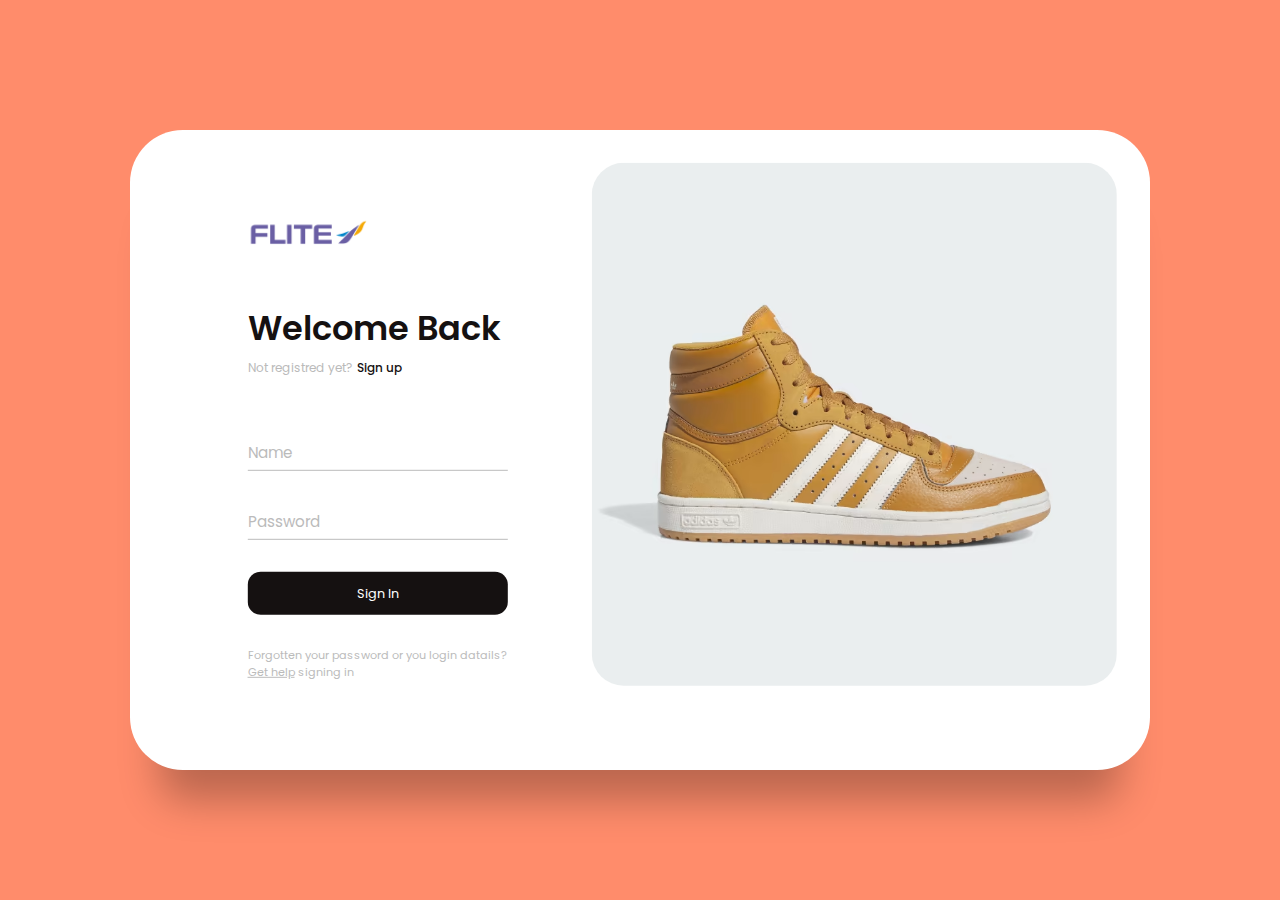
<file: login.html>
<!DOCTYPE html>
<html lang="en">
  <head>
    <meta charset="UTF-8" />
    <meta http-equiv="X-UA-Compatible" content="IE=edge" />
    <meta name="viewport" content="width=device-width, initial-scale=1.0" />
    <title>Sign in & Sign up Form</title>
    <link rel="stylesheet" href="./css/style2.css" />
  </head>
  <body>
    <main>
      <div class="box">
        <div class="inner-box">
          <div class="forms-wrap">
            <form action="index.html" autocomplete="off" class="sign-in-form">
              <div class="logo">
                <img src="./images/logo2.png" alt="easyclass" />
               
              </div>

              <div class="heading">
                <h2>Welcome Back</h2>
                <h6>Not registred yet?</h6>
                <a href="#" class="toggle">Sign up</a>
              </div>

              <div class="actual-form">
                <div class="input-wrap">
                  <input
                    type="text"
                    minlength="4"
                    class="input-field"
                    autocomplete="off"
                    required
                  />
                  <label>Name</label>
                </div>

                <div class="input-wrap">
                  <input
                    type="password"
                    minlength="4"
                    class="input-field"
                    autocomplete="off"
                    required
                  />
                  <label>Password</label>
                </div>

                <input type="submit" value="Sign In" class="sign-btn" />

                <p class="text">
                  Forgotten your password or you login datails?
                  <a href="#">Get help</a> signing in
                </p>
              </div>
            </form>

            <form action="login.html" autocomplete="off" class="sign-up-form">
              <div class="logo">
                <img src="./images/logo2.png" alt="easyclass" />
                
              </div>

              <div class="heading">
                <h2>Get Started</h2>
                <h6>Already have an account?</h6>
                <a href="#" class="toggle">Sign in</a>
              </div>

              <div class="actual-form">
                <div class="input-wrap">
                  <input
                    type="text"
                    minlength="4"
                    class="input-field"
                    autocomplete="off"
                    required
                  />
                  <label>Name</label>
                </div>

                <div class="input-wrap">
                  <input
                    type="email"
                    class="input-field"
                    autocomplete="off"
                    required
                  />
                  <label>Email</label>
                </div>

                <div class="input-wrap">
                  <input
                    type="password"
                    minlength="4"
                    class="input-field"
                    autocomplete="off"
                    required
                  />
                  <label>Password</label>
                </div>

                <input type="submit" value="Sign Up" class="sign-btn" />

                <p class="text">
                  By signing up, I agree to the
                  <a href="#">Terms of Services</a> and
                  <a href="#">Privacy Policy</a>
                </p>
              </div>
            </form>
          </div>

          <div class="carousel">
            <div class="images-wrapper">
              <img src="./images/img3.avif" class="image img-1 show" alt="" />
              <img src="./images/img4.avif" class="image img-2" alt="" />
              <img src="./images/img5.avif" class="image img-3" alt="" />
            </div>

            <div class="text-slider">
              <div class="text-wrap">
                <div class="text-group">
                 
                </div>
              </div>

              <div class="bullets">
                <span class="active" data-value="1"></span>
                <span data-value="2"></span>
                <span data-value="3"></span>
              </div>
            </div>
          </div>
        </div>
      </div>
    </main>


    <script src="./js/log.js"></script>
  </body>
</html>
</file>
<file: css/style2.css>
@import url("https://fonts.googleapis.com/css2?family=Poppins:wght@200;300;400;500;600;700;800&display=swap");

*,
*::before,
*::after {
  padding: 0;
  margin: 0;
  box-sizing: border-box;
}

body,
input {
  font-family: "Poppins", sans-serif;
}

main {
  width: 100%;
  min-height: 100vh;
  overflow: hidden;
  background-color: #ff8c6b;
  padding: 2rem;
  display: flex;
  align-items: center;
  justify-content: center;
}

.box {
  position: relative;
  width: 100%;
  max-width: 1020px;
  height: 640px;
  background-color: #fff;
  border-radius: 3.3rem;
  box-shadow: 0 60px 40px -30px rgba(0, 0, 0, 0.27);
}

.inner-box {
  position: absolute;
  width: calc(100% - 4.1rem);
  height: calc(100% - 4.1rem);
  top: 50%;
  left: 50%;
  transform: translate(-50%, -50%);
}

.forms-wrap {
  position: absolute;
  height: 100%;
  width: 45%;
  top: 0;
  left: 0;
  display: grid;
  grid-template-columns: 1fr;
  grid-template-rows: 1fr;
  transition: 0.8s ease-in-out;
}

form {
  max-width: 260px;
  width: 100%;
  margin: 0 auto;
  height: 100%;
  display: flex;
  flex-direction: column;
  justify-content: space-evenly;
  grid-column: 1 / 2;
  grid-row: 1 / 2;
  transition: opacity 0.02s 0.4s;
}

form.sign-up-form {
  opacity: 0;
  pointer-events: none;
}

.logo {
  display: flex;
  align-items: center;
}

.logo img {
  width: 120px;
  margin-right: 0.3rem;
}

.logo h4 {
  font-size: 1.1rem;
  margin-top: -9px;
  letter-spacing: -0.5px;
  color: #151111;
}

.heading h2 {
  font-size: 2.1rem;
  font-weight: 600;
  color: #151111;
}

.heading h6 {
  color: #bababa;
  font-weight: 400;
  font-size: 0.75rem;
  display: inline;
}

.toggle {
  color: #151111;
  text-decoration: none;
  font-size: 0.75rem;
  font-weight: 500;
  transition: 0.3s;
}

.toggle:hover {
  color: #8371fd;
}

.input-wrap {
  position: relative;
  height: 37px;
  margin-bottom: 2rem;
}

.input-field {
  position: absolute;
  width: 100%;
  height: 100%;
  background: none;
  border: none;
  outline: none;
  border-bottom: 1px solid #bbb;
  padding: 0;
  font-size: 0.95rem;
  color: #151111;
  transition: 0.4s;
}

label {
  position: absolute;
  left: 0;
  top: 50%;
  transform: translateY(-50%);
  font-size: 0.95rem;
  color: #bbb;
  pointer-events: none;
  transition: 0.4s;
}

.input-field.active {
  border-bottom-color: #151111;
}

.input-field.active + label {
  font-size: 0.75rem;
  top: -2px;
}

.sign-btn {
  display: inline-block;
  width: 100%;
  height: 43px;
  background-color: #151111;
  color: #fff;
  border: none;
  cursor: pointer;
  border-radius: 0.8rem;
  font-size: 0.8rem;
  margin-bottom: 2rem;
  transition: 0.3s;
}

.sign-btn:hover {
  background-color: #8371fd;
}

.text {
  color: #bbb;
  font-size: 0.7rem;
}

.text a {
  color: #bbb;
  transition: 0.3s;
}

.text a:hover {
  color: #8371fd;
}

main.sign-up-mode form.sign-in-form {
  opacity: 0;
  pointer-events: none;
}

main.sign-up-mode form.sign-up-form {
  opacity: 1;
  pointer-events: all;
}

main.sign-up-mode .forms-wrap {
  left: 55%;
}

main.sign-up-mode .carousel {
  left: 0%;
}

.carousel {
  position: absolute;
  height: 91%;
  width: 55%;
  left: 45%;
  top: 0;
  background-color: #ffe0d2;
  border-radius: 2rem;
  display: grid;
  grid-template-rows: auto 1fr;
  padding-bottom: 2rem;
  overflow: hidden;
  transition: 0.8s ease-in-out;
}

.images-wrapper {
  display: grid;
  grid-template-columns: 1fr;
  grid-template-rows: 1fr;
}

.image {
  width: 100%;
  grid-column: 1/2;
  grid-row: 1/2;
  opacity: 0;
  transition: opacity 0.3s, transform 0.5s;
}

.img-1 {
  transform: translate(0, -50px);
}

.img-2 {
  transform: scale(0.4, 0.5);
}

.img-3 {
  transform: scale(0.3) rotate(-20deg);
}

.image.show {
  opacity: 1;
  transform: none;
}

.text-slider {
  display: flex;
  align-items: center;
  justify-content: center;
  flex-direction: column;
}

.text-wrap {
  max-height: 2.2rem;
  overflow: hidden;
  margin-bottom: 2.5rem;
}

.text-group {
  display: flex;
  flex-direction: column;
  text-align: center;
  transform: translateY(0);
  transition: 0.5s;
}

.text-group h2 {
  line-height: 2.2rem;
  font-weight: 600;
  font-size: 1.6rem;
}

.bullets {
  display: flex;
  align-items: center;
  justify-content: center;
}

.bullets span {
  display: block;
  width: 0.5rem;
  height: 0.5rem;
  background-color: #aaa;
  margin: 0 0.25rem;
  border-radius: 50%;
  cursor: pointer;
  transition: 0.3s;
}

.bullets span.active {
  width: 1.1rem;
  background-color: #151111;
  border-radius: 1rem;
}

@media (max-width: 850px) {
  .box {
    height: auto;
    max-width: 550px;
    overflow: hidden;
  }

  .inner-box {
    position: static;
    transform: none;
    width: revert;
    height: revert;
    padding: 2rem;
  }

  .forms-wrap {
    position: revert;
    width: 100%;
    height: auto;
  }

  form {
    max-width: revert;
    padding: 1.5rem 2.5rem 2rem;
    transition: transform 0.8s ease-in-out, opacity 0.45s linear;
  }

  .heading {
    margin: 2rem 0;
  }

  form.sign-up-form {
    transform: translateX(100%);
  }

  main.sign-up-mode form.sign-in-form {
    transform: translateX(-100%);
  }

  main.sign-up-mode form.sign-up-form {
    transform: translateX(0%);
  }

  .carousel {
    position: revert;
    height: auto;
    width: 100%;
    padding: 3rem 2rem;
    display: flex;
  }

  .images-wrapper {
    display: none;
  }

  .text-slider {
    width: 100%;
  }
}

@media (max-width: 530px) {
  main {
    padding: 1rem;
  }

  .box {
    border-radius: 2rem;
  }

  .inner-box {
    padding: 1rem;
  }

  .carousel {
    padding: 1.5rem 1rem;
    border-radius: 1.6rem;
  }

  .text-wrap {
    margin-bottom: 1rem;
  }

  .text-group h2 {
    font-size: 1.2rem;
  }

  form {
    padding: 1rem 2rem 1.5rem;
  }
}
</file>
